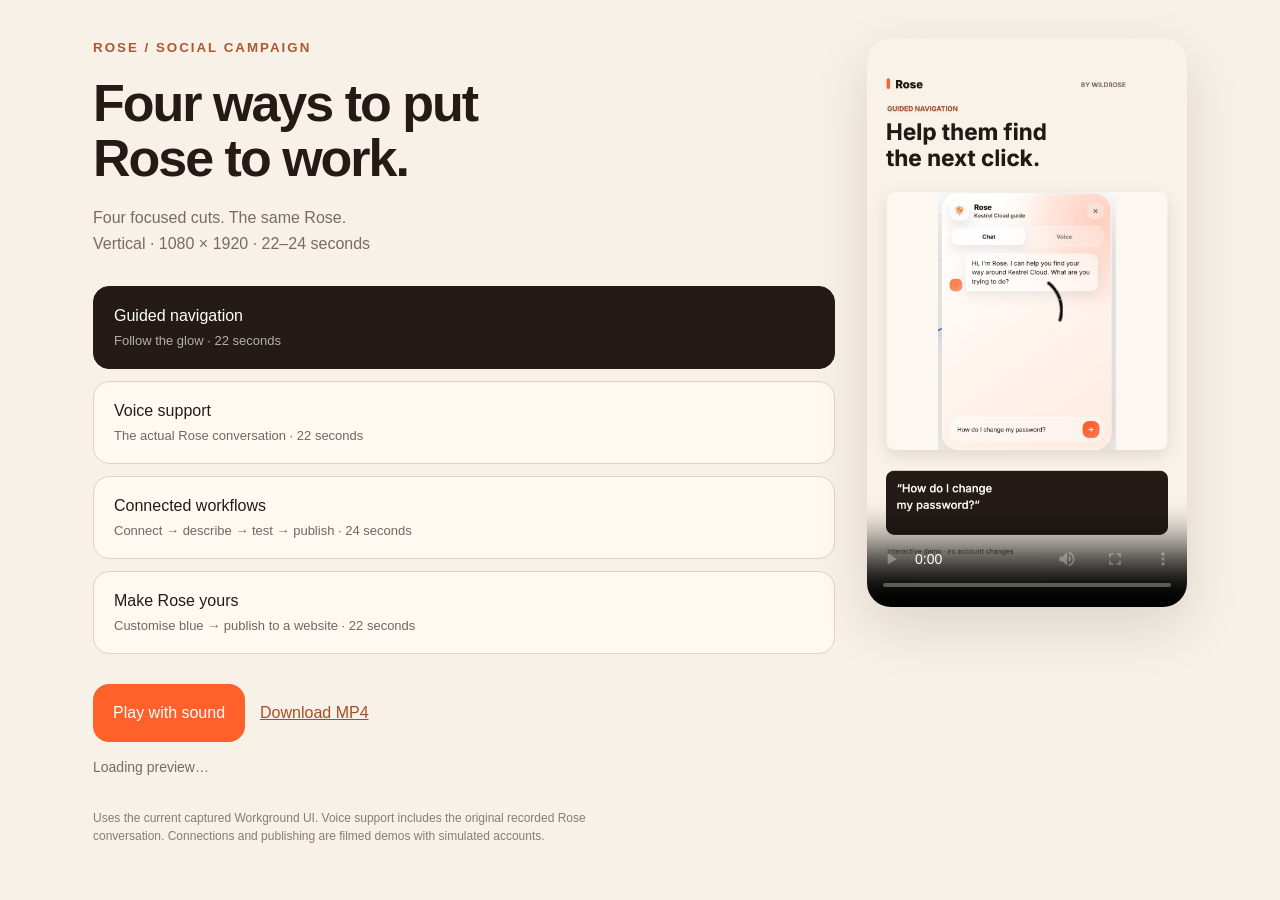
<file: rose-ads-20261025/index.html>
<!doctype html><html lang="en"><head><meta name="robots" content="noindex,nofollow"><meta charset="utf-8"><meta name="viewport" content="width=device-width,initial-scale=1"><title>Rose · Four ways to put Rose to work</title><style>*{box-sizing:border-box}body{margin:0;background:#f7f1e8;color:#241b16;font-family:Arial,sans-serif}main{max-width:1150px;margin:auto;padding:38px 28px;display:grid;grid-template-columns:1fr 320px;gap:32px}small{color:#b05732;letter-spacing:2px;font-weight:bold}h1{font-size:52px;line-height:1.05;letter-spacing:-2px;margin:20px 0}p{line-height:1.6;color:#796b60}nav{display:grid;gap:12px;margin:30px 0}button{cursor:pointer;font:inherit;text-align:left;border:1px solid #ded2c5;border-radius:16px;padding:20px;background:#fff9f1;color:#241b16}button[aria-pressed=true]{background:#241b16;color:#fff;border-color:#241b16}button span{display:block;font-size:13px;opacity:.65;margin-top:8px}video{width:100%;max-height:82vh;background:#e9dfd1;border-radius:24px;box-shadow:0 20px 55px #422b1724}a{color:#a64e29}#status{font-size:14px}#play{background:#ff612b;color:#fff;border:0;text-align:center;margin-right:15px}footer{font-size:12px;line-height:1.5;color:#8a7c70;max-width:500px;margin-top:30px}@media(min-width:601px) and (max-width:850px){h1{font-size:36px}main{padding:24px 18px;gap:22px;grid-template-columns:1fr 280px}button{padding:14px}}@media(max-width:600px){main{display:flex;flex-direction:column;gap:24px}h1{font-size:40px}video{max-height:75vh}nav{grid-template-columns:1fr 1fr}button{padding:14px}}</style></head><body><main><section><small>ROSE / SOCIAL CAMPAIGN</small><h1>Four ways to put<br>Rose to work.</h1><p>Four focused cuts. The same Rose.<br>Vertical · 1080 × 1920 · 22–24 seconds</p><nav id="cuts"></nav><button id="play">Play with sound</button><a id="download" download>Download MP4</a><p id="status" aria-live="polite">Loading preview…</p><footer>Uses the current captured Workground UI. Voice support includes the original recorded Rose conversation. Connections and publishing are filmed demos with simulated accounts.</footer></section><section><video id="video" controls playsinline preload="auto"></video></section></main><script>
const ads=[['guided','Guided navigation','Follow the glow · 22 seconds'],['voice','Voice support','The actual Rose conversation · 22 seconds'],['workflows','Connected workflows','Connect → describe → test → publish · 24 seconds'],['brand','Make Rose yours','Customise blue → publish to a website · 22 seconds']];const v=document.querySelector('video'),status=document.querySelector('#status');let ready,seq=0,blob;
async function select(id){const n=++seq;v.pause();status.textContent='Loading preview…';document.querySelectorAll('nav button').forEach(b=>b.setAttribute('aria-pressed',b.dataset.id===id));const url='out/rose-'+id+'-9x16.mp4';document.querySelector('#download').href=url;v.poster='out/rose-'+id+'-poster.jpg';ready=fetch(url).then(r=>{if(!r.ok)throw Error('Could not load video');return r.blob()}).then(b=>new Promise(resolve=>{if(n!==seq)return resolve();if(blob)URL.revokeObjectURL(blob);blob=URL.createObjectURL(b);v.onloadedmetadata=()=>{status.textContent=ads.find(a=>a[0]===id)[1]+' · Ready to watch';resolve()};v.src=blob})).catch(e=>status.textContent=e.message);await ready}
ads.forEach(([id,name,desc])=>{const b=document.createElement('button');b.dataset.id=id;b.innerHTML=name+'<span>'+desc+'</span>';b.onclick=()=>select(id);document.querySelector('nav').appendChild(b)});document.querySelector('#play').onclick=async()=>{await ready;v.muted=false;v.currentTime=0;await v.play()};select('guided');
</script></body></html>
</file>
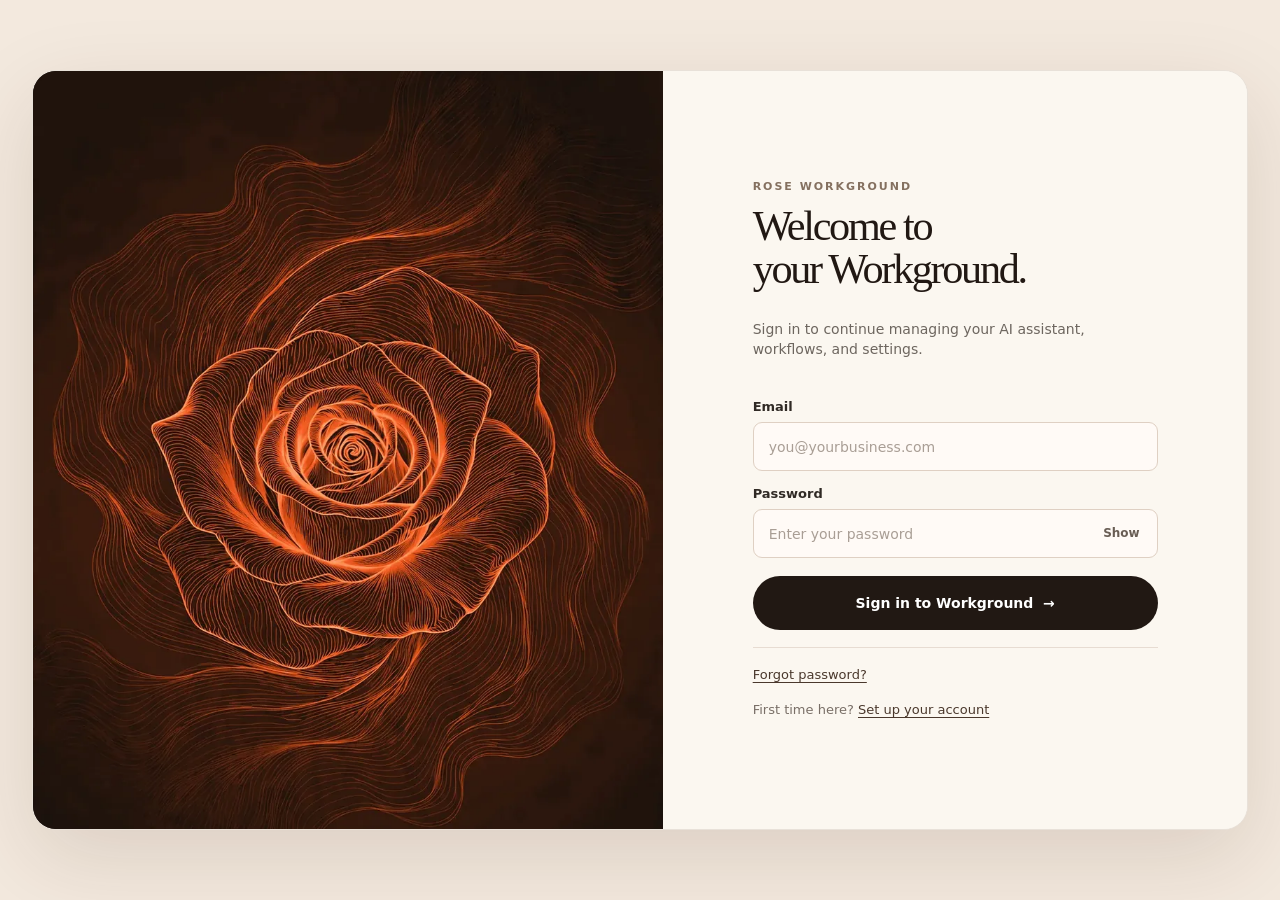
<file: login.html>
<!doctype html>
<html lang="en">
<head>
  <meta charset="utf-8">
  <meta name="viewport" content="width=device-width, initial-scale=1">
  <meta name="referrer" content="no-referrer">
  <meta name="theme-color" content="#f6f0e8">
  <link rel="icon" type="image/png" href="logos/wildrose.png?v=rose-tab-20261013">
  <title>Sign in · Rose Workground</title>
  <style>
    :root{color-scheme:light;--paper:#f1efe9;--surface:#fffefa;--ink:#252720;--muted:#686d65;--line:#dedfd7;--accent:#dc6841}
    *{box-sizing:border-box}html,body{margin:0;min-height:100%}body{min-height:100vh;display:grid;place-items:center;background:var(--paper);color:var(--ink);font-family:Inter,ui-sans-serif,system-ui,-apple-system,BlinkMacSystemFont,"Segoe UI",sans-serif;padding:clamp(12px,2.5vw,32px)}button,input{font:inherit}button{cursor:pointer}button:focus-visible,a:focus-visible,input:focus-visible{outline:3px solid #e89370;outline-offset:3px}
    .layout{width:min(1090px,100%);min-height:min(720px,calc(100vh - 64px));display:grid;grid-template-columns:minmax(0,.92fr) minmax(0,1fr);overflow:hidden;border:1px solid #d5d8cf;border-radius:20px;background:var(--surface);box-shadow:0 22px 70px rgba(28,39,32,.09)}
    .story{position:relative;display:flex;flex-direction:column;justify-content:space-between;gap:70px;padding:clamp(32px,5vw,62px);overflow:hidden;background:#24332e;color:#f7f4e9}.story:after{content:"";position:absolute;right:-38%;bottom:-54%;width:118%;aspect-ratio:1;border:1px solid rgba(242,238,221,.13);border-radius:50%;box-shadow:0 0 0 84px rgba(242,238,221,.035),0 0 0 168px rgba(242,238,221,.025);pointer-events:none}.brand,.story-copy,.story-foot{position:relative;z-index:1}.brand{display:flex;align-items:center;gap:11px;font-size:14px;font-weight:740;letter-spacing:-.025em}.brand img{width:34px;height:34px;border-radius:9px;background:#fffefa;padding:4px}.brand small{margin-left:4px;padding-left:12px;border-left:1px solid rgba(255,255,255,.28);color:#c5d0c5;font-size:11px;font-weight:600;letter-spacing:.08em;text-transform:uppercase}.eyebrow{margin:0 0 18px;color:#edaa8d;font-size:11px;font-weight:750;letter-spacing:.16em;text-transform:uppercase}.story-copy{max-width:390px}.story h1{margin:0;font-family:ui-serif,Georgia,"Times New Roman",serif;font-size:clamp(43px,5.2vw,64px);font-weight:400;line-height:1.04;letter-spacing:-.055em}.story-copy p:last-child{max-width:330px;margin:22px 0 0;color:#d0d9d0;font-size:15px;line-height:1.65}.story-foot{display:flex;align-items:center;gap:12px;color:#b9c9bc;font-size:12px}.story-foot:before{content:"";width:28px;height:1px;background:#e89e7f}
    .panel{display:flex;align-items:center;justify-content:center;padding:clamp(32px,6vw,78px);background:var(--surface)}form{width:100%;max-width:385px;margin:auto;display:grid;gap:19px}.form-eyebrow{margin:0 0 -8px;color:#aa593d;font-size:11px;font-weight:760;letter-spacing:.15em;text-transform:uppercase}.panel h2{margin:0;font-family:ui-serif,Georgia,"Times New Roman",serif;font-size:clamp(35px,3vw,43px);font-weight:400;letter-spacing:-.055em;line-height:1.12}.intro{margin:-9px 0 7px;color:var(--muted);font-size:14px;line-height:1.6}.field{display:grid;gap:8px}.field label{color:#373e36;font-size:13px;font-weight:670}.field input{width:100%;height:51px;padding:0 15px;border:1px solid #cbd0c7;border-radius:10px;background:#fff;color:var(--ink);font-size:14px;outline:none;transition:border-color .16s,box-shadow .16s}.field input:focus{border-color:#8eab95;box-shadow:0 0 0 3px rgba(84,126,94,.12)}.password-wrap{position:relative}.password-wrap input{padding-right:78px}.reveal{position:absolute;right:7px;top:7px;height:37px;padding:0 11px;border:0;border-radius:7px;background:#f0f2ec;color:#3d5143;font-size:12px;font-weight:680}.submit{height:51px;margin-top:3px;border:0;border-radius:10px;background:#263831;color:#fff;font-size:14px;font-weight:710;transition:background .16s,transform .16s}.submit:hover{background:#354b40;transform:translateY(-1px)}.submit:disabled{opacity:.65;cursor:wait;transform:none}.message{margin:-7px 0 0;color:#a83a30;font-size:13px;line-height:1.45}.message:empty{display:none}.help{margin:0;color:#697168;text-align:center;font-size:13px;line-height:1.55}.help a,.demo a,.switch-mode{color:#a65036;font-weight:700;text-decoration:none}.help a:hover,.demo a:hover,.switch-mode:hover{text-decoration:underline}.divider{height:1px;background:var(--line);margin:2px 0}.demo{margin:-5px 0 0;color:#6a7169;text-align:center;font-size:12px;line-height:1.55}.demo a{display:inline-block;margin-top:2px}.demo b{font-weight:600;color:#465248}
    .story:after{display:none}.story-foot{max-width:355px;display:grid;gap:10px;padding-top:20px;border-top:1px solid rgba(255,255,255,.2)}.story-foot:before{display:none}.story-foot>span{color:#b6cab9;font-size:10px;font-weight:730;letter-spacing:.13em;text-transform:uppercase}.story-foot .conversation-bubble{width:fit-content;max-width:100%;padding:11px 14px;border:1px solid rgba(255,255,255,.15);border-radius:12px 12px 12px 3px;background:rgba(255,255,255,.1);color:#f5f4eb;font-size:13px;line-height:1.45}.story-foot .conversation-bubble.reply{margin-left:25px;border-color:#c9d8c9;border-radius:12px 12px 3px 12px;background:#e7eee5;color:#2c4433}.story-foot .conversation-bubble b{display:block;margin-bottom:3px;color:#71826f;font-size:10px;letter-spacing:.08em;text-transform:uppercase}
    .signup{display:none}.signup-mode .signup{display:grid}.signup-mode .login{display:none}.signup-mode.show-login .signup{display:none}.signup-mode.show-login .login{display:grid}.signup-mode:not(.has-invite) .signup-password{display:none}.switch-mode{padding:0;border:0;background:none;font:inherit;cursor:pointer}.checkout-status{margin:0;padding:13px 15px;border-left:3px solid #bf7b5b;border-radius:0 7px 7px 0;background:#f7f1e9;color:#5b6259;font-size:13px;line-height:1.5}.checkout-status a{color:#a9441e;font-weight:700}.checkout-status.error{color:#a83a30}.signup .message{margin:0}
    .reset{display:none}.reset-mode .login,.reset-mode .signup,.reset-mode .invite-sent{display:none!important}.reset-mode .reset{display:grid}.reset-password{display:none}.reset-mode.has-reset-token .reset-password{display:grid}
    .mfa-code,.mfa-back{display:none}.mfa-step .mfa-code{display:grid}.mfa-step .login .field:has(#password){display:none}.mfa-step .login .divider,.mfa-step .login .help{display:none}.mfa-step .mfa-back{display:inline-block}
    @media(max-width:760px){body{padding:0;background:var(--surface)}.layout{min-height:100vh;display:flex;flex-direction:column;border:0;border-radius:0;box-shadow:none}.story{min-height:0;gap:16px;padding:27px 25px 23px}.story:after,.story-foot,.story-copy p:last-child{display:none}.brand{font-size:14px}.story-copy{margin-top:20px}.story h1{max-width:370px;font-size:32px;line-height:1.12}.eyebrow{margin-bottom:8px;font-size:10px}.panel{flex:1;align-items:flex-start;padding:40px 25px 54px}.panel h2{font-size:36px}form{max-width:430px}.intro{margin-bottom:2px}}
    @media(prefers-reduced-motion:reduce){*,*:before,*:after{transition:none!important}}
  </style>
  <style id="rose-sign-in-brand">
    :root{--paper:#eee8e1;--surface:#fffaf4;--ink:#211813;--muted:#776a61;--line:#e3d9d0;--accent:#ff672c}
    body{background:#eee8e1}
    .layout{border-color:#e2d8cf;background:var(--surface);box-shadow:0 26px 78px rgba(45,28,18,.12)}
    .story{position:relative;isolation:isolate;justify-content:flex-start;gap:0;background:#251d18;color:#fff9f2}
    .story:before{content:"";position:absolute;z-index:2;inset:0 auto auto 0;width:100%;height:5px;background:#ff672c}
    .brand{z-index:2}.brand small{color:#d8c4b5}.brand-icon{width:42px;height:42px;flex:none;display:grid;place-items:center;overflow:hidden;border-radius:10px;background:#fffaf4}.brand .brand-icon img{width:60px;height:60px;max-width:none;padding:0;border-radius:0;background:transparent}
    .story-copy{z-index:2;margin:auto 0;max-width:430px}.eyebrow{color:#ff9d70}.story h1{font-size:clamp(45px,5.1vw,64px)}.story-copy p:last-child{max-width:340px;color:#e0d0c3}
    .panel{background:#fffaf4}.form-eyebrow{color:#a9441e}.field label{color:#46352b}.field input{border-color:#d8c8bc;background:#fffdfb}.field input:focus{border-color:#e87b4c;box-shadow:0 0 0 3px rgba(255,103,44,.13)}.reveal{background:#f5ece5;color:#654436}.submit{background:#ff672c;color:#211813;font-weight:780}.submit:hover{background:#f35720}.help,.demo{color:#7c6d62}.help a,.demo a,.switch-mode{color:#a9441e}.demo b{color:#4d382b}
    .layout{width:min(1040px,100%);min-height:min(660px,calc(100vh - 64px))}.story{padding:clamp(30px,4vw,52px)}.story h1{font-size:clamp(43px,4.6vw,58px)}.story-copy p:last-child{margin-top:17px;font-size:14px}.panel{padding:clamp(30px,5vw,64px)}form{gap:15px}.panel h2{font-size:clamp(34px,3vw,40px)}.intro{margin:-6px 0 4px}.field input,.submit{height:48px}.reveal{top:6px;height:36px}.demo{margin:-3px 0 0}
    button:focus-visible,a:focus-visible,input:focus-visible{outline-color:#f28a5a}
    @media(max-width:760px){.layout{width:100%;min-height:100dvh}.story{min-height:190px;padding:24px 25px 22px}.story-copy{margin:19px 0 0}.story h1{font-size:30px}.panel{padding:34px 25px 48px}.form-eyebrow{display:none}form{gap:15px;margin:0 auto}}
  </style>
  <link rel="stylesheet" href="auth-reference.css">
  <style id="rose-sign-in-contour-orange">
    /* Partner-style sign-in: dark art panel with the contour rose, now in orange, form panel unchanged in behaviour. */
    body{background:#eee8e1}
    .layout{grid-template-columns:minmax(0,1.08fr) minmax(0,1fr);border-color:#e8e1d9;background:#fbf7f0}
    .story{background:#17100d url("[data-uri]") center 36%/cover no-repeat;padding:0}
    .story:before,.story:after{display:none!important}
    .panel{background:#fbf7f0}
    .form-eyebrow{display:block;margin:0 0 -4px;color:#84705f;font-size:11px;font-weight:750;letter-spacing:.18em;text-transform:uppercase}
    .submit{height:54px;border-radius:999px;background:#211813;color:#fff;box-shadow:none}
    .submit:hover{background:#392a21}
    .login .help{text-align:left}
    .login .help .switch-mode{color:#4a382c;text-decoration:underline;text-underline-offset:3px}
    @media(max-width:760px){.story{min-height:250px;flex:none}.form-eyebrow{display:block}}
  </style>


  <style id="desktop-only-gate-style">
    .dg-gate{display:none}
    @media (max-width:900px){
      html,body{background:#17100d!important;overflow:hidden!important}
      body>*:not(.dg-gate){display:none!important}
      .dg-gate{display:flex;position:fixed;inset:0;z-index:2147483000;flex-direction:column;justify-content:center;padding:36px 30px;background:#17100d;color:#fff9f2;font-family:Inter,ui-sans-serif,system-ui,-apple-system,sans-serif}
      .dg-mark{margin:0 0 26px;color:#ff672c;font-size:30px;line-height:1}
      .dg-eyebrow{margin:0 0 14px;color:#ff9d70;font-size:11px;font-weight:750;letter-spacing:.18em;text-transform:uppercase}
      .dg-gate h1{margin:0;max-width:340px;font-family:Georgia,"Times New Roman",serif;font-size:38px;font-weight:400;line-height:1.08;letter-spacing:-.03em;color:#fff9f2}
      .dg-copy{margin:18px 0 0;max-width:320px;color:#cdbfb4;font-size:15px;line-height:1.6}
      .dg-rule{width:34px;height:1px;margin:26px 0 0;background:#ff672c}
    }
  </style>
</head>
<body>
  <div class="dg-gate" id="desktopGate" role="note" aria-label="Desktop only"><p class="dg-mark" aria-hidden="true">✳</p><p class="dg-eyebrow">ROSE WORKGROUND</p><h1>This one needs a bigger screen.</h1><p class="dg-copy">Rose Workground is a desktop tool, so it is not available on phones or small screens. Open this page on a computer to sign in and get to work.</p><div class="dg-rule" aria-hidden="true"></div></div>
  <main class="layout">
    <section class="story" aria-label="Rose Workground"></section>
    <section class="panel" aria-label="Account access">
      <form class="login" id="loginForm" novalidate>
        <p class="form-eyebrow">Rose Workground</p>
        <h2 id="formTitle">Welcome to<br>your Workground.</h2>
        <p class="intro">Sign in to continue managing your AI assistant, workflows, and settings.</p>
        <div class="field"><label for="email">Email</label><input id="email" name="email" type="email" autocomplete="username" inputmode="email" autocapitalize="none" spellcheck="false" placeholder="you@yourbusiness.com" required></div>
        <div class="field"><label for="password">Password</label><div class="password-wrap"><input id="password" name="password" type="password" autocomplete="current-password" placeholder="Enter your password" required><button class="reveal" id="revealPassword" type="button" aria-label="Show password">Show</button></div></div>
        <div class="field mfa-code"><label for="mfaCode">Authenticator or recovery code</label><input id="mfaCode" inputmode="numeric" autocomplete="one-time-code" placeholder="6-digit code or recovery code"><small>Use the code in your authenticator app. A saved recovery code also works.</small></div>
        <button class="submit" id="submitButton" type="submit">Sign in to Workground&nbsp; →</button>
        <button class="switch-mode mfa-back" id="mfaBack" type="button">Use a different account</button>
        <p class="message" id="message" role="alert" aria-live="polite"></p>
        <div class="divider" aria-hidden="true"></div>
        <p class="help"><button class="switch-mode" id="showReset" type="button">Forgot password?</button></p>
        <p class="help">First time here? <button class="switch-mode" id="showSignup" type="button">Set up your account</button></p>
      </form>
      <form class="reset" id="resetForm" novalidate>
        <p class="form-eyebrow">Account access</p>
        <h2>Reset your password.</h2>
        <p class="intro" id="resetIntro">Enter your Workground email and we’ll send a secure reset link.</p>
        <div class="field"><label for="resetEmail">Email</label><input id="resetEmail" type="email" autocomplete="username" inputmode="email" autocapitalize="none" spellcheck="false" required></div>
        <div class="field reset-password"><label for="resetPassword">New password</label><input id="resetPassword" type="password" autocomplete="new-password" minlength="15"></div>
        <div class="field reset-password"><label for="resetConfirm">Confirm new password</label><input id="resetConfirm" type="password" autocomplete="new-password" minlength="15"></div>
        <button class="submit" id="resetButton" type="submit">Send reset link</button>
        <p class="message" id="resetMessage" role="alert" aria-live="polite"></p>
        <p class="help"><button class="switch-mode" id="resetShowLogin" type="button">Back to sign in</button></p>
      </form>
      <form class="signup" id="signupForm" novalidate>
        <p class="form-eyebrow">First visit</p>
        <h2>Create your account.</h2>
        <p class="intro">Use your checkout email. Once payment is confirmed, we’ll send a secure link to create your password.</p>
        <p class="payment-state" id="paymentState" role="status" aria-live="polite" hidden></p>
        <p class="checkout-status" id="checkoutStatus" role="status" aria-live="polite" hidden></p>
        <div class="field"><label for="signupEmail">Checkout email</label><input id="signupEmail" type="email" autocomplete="email" inputmode="email" autocapitalize="none" spellcheck="false" required></div>
        <div class="field signup-password"><label for="signupPassword">Create password</label><input id="signupPassword" type="password" autocomplete="new-password" minlength="15"></div>
        <div class="field signup-password"><label for="signupConfirm">Confirm password</label><input id="signupConfirm" type="password" autocomplete="new-password" minlength="15"></div>
        <button class="submit" id="signupButton" type="submit">Send my account link</button>
        <p class="message" id="signupMessage" role="alert" aria-live="polite"></p>
        <p class="help">Already have an account? <button class="switch-mode" id="showLogin" type="button">Sign in</button> · <a href="mailto:invites@wildroseautomations.ca?subject=Rose%20Workground%20access">Need help?</a></p>
      </form>
      <section class="invite-sent" id="inviteSent" role="status" aria-live="polite" aria-labelledby="inviteSentTitle">
        <span class="invite-mark" aria-hidden="true"><svg viewBox="0 0 48 48" fill="none"><rect x="6" y="12" width="36" height="25" rx="5" stroke="currentColor" stroke-width="1.8"/><path d="m8 16 16 12 16-12" stroke="currentColor" stroke-width="1.8" stroke-linecap="round" stroke-linejoin="round"/></svg></span>
        <p class="invite-kicker">Account setup</p>
        <p class="invite-verified" id="inviteVerified" hidden>✓ Checkout confirmed</p>
        <h2 id="inviteSentTitle">Check your email.</h2>
        <p class="invite-description" id="inviteDescription">Your secure account link has been sent to your checkout email.</p>
        <p class="invite-email" id="inviteSentEmail"></p>
        <div class="invite-next"><span class="invite-next-number">01</span><span><b>Open the link</b><small>It will take you back here to create your password.</small></span></div>
        <div class="invite-next"><span class="invite-next-number">02</span><span><b>Enter your Workground</b><small>We’ll sign you in as soon as your password is set.</small></span></div>
        <p class="invite-fine" id="inviteFine">Check spam if you don't see the email. You can request another link here after a few minutes.</p>
        <button class="invite-edit" id="editSignupEmail" type="button">Change email</button>
        <p class="help">Already have an account? <button class="switch-mode" id="sentShowLogin" type="button">Sign in</button> · <a href="mailto:invites@wildroseautomations.ca?subject=Rose%20Workground%20access">Need help?</a></p>
      </section>
    </section>
  </main>
  <script>
    function readCached(key,fallback){try{const raw=localStorage.getItem(key);if(!raw)return fallback;const value=JSON.parse(raw);if(fallback!==null&&(Array.isArray(value)!==Array.isArray(fallback)||typeof value!==typeof fallback||value===null))throw Error('Invalid cache');return value}catch{try{localStorage.removeItem(key)}catch{}return fallback}}
    const API='https://wildrose-widget.wildeautomations.com';
    const form=document.getElementById('loginForm'),emailInput=document.getElementById('email'),passwordInput=document.getElementById('password'),submitButton=document.getElementById('submitButton'),message=document.getElementById('message');
    const params=new URLSearchParams(location.search);
    const resetToken=params.get('reset')||'';
    const resetEmail=document.getElementById('resetEmail'),resetMessage=document.getElementById('resetMessage'),resetButton=document.getElementById('resetButton');
    const next=['workground/context.html','workground/?install=self','workground/?section=Settings&settings=support'].includes(params.get('next'))?params.get('next'):'workground/';
    const checkoutLeadId=params.get('lead')||params.get('id')||'';
    const signupToken=params.get('invite')||'';
    const checkoutReturn=params.get('checkout')==='return'&&checkoutLeadId;
    const signupButton=document.getElementById('signupButton');
    const status=document.getElementById('checkoutStatus');
    const paymentState=document.getElementById('paymentState');
    let checkoutVerified=false,mfaPending=false,autoInviteAttempted=false;
    function showAccountEmailSent(email){
      document.getElementById('inviteSentEmail').textContent=email;
      document.getElementById('inviteVerified').hidden=false;
      document.getElementById('inviteSentTitle').textContent='Check your email.';
      document.getElementById('inviteDescription').textContent='Your checkout is confirmed. If this is your first Rose account, open the secure setup link requested for:';
      document.getElementById('inviteFine').textContent="Check spam if you don't see it. Select Change email below to request another link after a few minutes.";
      document.querySelectorAll('.invite-next').forEach(step=>{step.hidden=false});
      document.body.classList.remove('unlinked');
      document.body.classList.add('link-sent');
    }
    async function verifyInvite(){
      if(!signupToken)return;
      signupButton.disabled=true;
      signupButton.textContent='Checking your link…';
      status.hidden=false;
      status.textContent='Checking your secure account link…';
      try{
        const response=await fetch(`${API}/api/rose-account/invite-status`,{method:'POST',headers:{'Content-Type':'application/json'},body:JSON.stringify({checkoutLeadId,signupToken})});
        if(!response.ok)throw new Error('Could not check your link right now. Please try again.');
        const result=await response.json();
        if(!result.valid)throw new Error('This link has expired or was already used. Request a new link using your checkout email.');
        document.getElementById('signupEmail').value=result.email;
        document.getElementById('signupEmail').readOnly=true;
        emailInput.value=result.email;
        document.querySelector('.signup .intro').textContent='Create a password to finish setting up your Workground account.';
        status.textContent='✓ Checkout confirmed. Create your password to open Workground.';
        signupButton.disabled=false;
        signupButton.textContent='Create account and open Workground';
      }catch(error){
        status.textContent=error.message;
        document.body.classList.remove('has-invite');
        signupButton.hidden=true;
        const fresh=new URL(location.pathname,location.origin);
        fresh.searchParams.set('signup','1');
        if(checkoutLeadId)fresh.searchParams.set('lead',checkoutLeadId);
        const email=document.getElementById('signupEmail').value.trim();
        if(email)fresh.searchParams.set('email',email);
        const link=document.createElement('a');
        link.href=fresh.href;
        link.textContent=' Request a new link';
        status.append(link);
        signupButton.textContent='Link unavailable';
      }
    }
    async function checkCheckout(retries=0){
      if(!checkoutLeadId||signupToken)return false;
      paymentState.hidden=false;
      paymentState.className='payment-state checking';
      paymentState.textContent='Checking your checkout…';
      try{
        const response=await fetch(`${API}/api/rose-account/checkout-status`,{method:'POST',headers:{'Content-Type':'application/json'},body:JSON.stringify({checkoutLeadId,email:document.getElementById('signupEmail').value.trim()})});
        if(!response.ok)throw new Error('Checkout check unavailable');
        const result=await response.json();
        checkoutVerified=result.checkoutVerified===true;
        paymentState.className=`payment-state ${checkoutVerified?'verified':'pending'}`;
        paymentState.textContent=checkoutVerified?'✓ Checkout confirmed':'Your checkout is still being confirmed. This can take a few minutes.';
        if(result.accountReady){
          emailInput.value=document.getElementById('signupEmail').value.trim();
          document.body.classList.add('show-login');
          message.textContent='Your Workground account is ready. Sign in with your password.';
        }else if(result.accountLinkSent){
          showAccountEmailSent(document.getElementById('signupEmail').value.trim());
        }else if(checkoutVerified&&!autoInviteAttempted){
          autoInviteAttempted=true;
          try{
            const invite=await fetch(`${API}/api/rose-account/invite`,{method:'POST',headers:{'Content-Type':'application/json'},body:JSON.stringify({checkoutLeadId,email:document.getElementById('signupEmail').value.trim()})});
            if(!invite.ok)throw new Error('Could not request your setup link. Select Send my account link to try again.');
            showAccountEmailSent(document.getElementById('signupEmail').value.trim());
          }catch(error){
            paymentState.textContent=`✓ Checkout confirmed. ${error.message}`;
          }
        }
        if(!checkoutVerified&&retries>0)setTimeout(()=>checkCheckout(retries-1),3000);
        return checkoutVerified;
      }catch{
        paymentState.className='payment-state pending';
        paymentState.textContent='We couldn’t check your checkout right now. Try again shortly.';
        return false;
      }
    }
    document.getElementById('showSignup').addEventListener('click',()=>{document.body.classList.add('signup-mode');document.body.classList.remove('show-login','link-sent')});
    document.getElementById('showReset').addEventListener('click',()=>{resetEmail.value=emailInput.value.trim();document.body.classList.add('reset-mode');resetEmail.focus()});
    if(params.get('forgot')==='1'){
      resetEmail.value=params.get('email')||'';
      document.body.classList.add('reset-mode');
    }
    document.getElementById('resetShowLogin').addEventListener('click',()=>{document.body.classList.remove('reset-mode','has-reset-token');resetEmail.readOnly=false;history.replaceState(null,'',location.pathname);emailInput.focus()});
    if(resetToken){
      resetEmail.value=params.get('email')||'';
      document.body.classList.add('reset-mode');
      history.replaceState(null,'',location.pathname);
      fetch(`${API}/api/rose-account/reset-status`,{method:'POST',headers:{'Content-Type':'application/json'},body:JSON.stringify({email:resetEmail.value,resetToken})})
        .then(response=>response.json()).then(result=>{
          if(!result.valid)throw new Error('This reset link has expired or was already used. Request a new link.');
          document.body.classList.add('has-reset-token');resetEmail.readOnly=true;
          document.getElementById('resetIntro').textContent='Create a new password for your Workground account.';
          resetButton.textContent='Set new password';
        }).catch(error=>{resetMessage.textContent=error.message;resetButton.textContent='Send a new reset link'});
    }
    document.getElementById('resetForm').addEventListener('submit',async event=>{
      event.preventDefault();resetMessage.textContent='';
      const email=resetEmail.value.trim();
      if(!email){resetMessage.textContent='Enter your Workground email.';return}
      const settingPassword=document.body.classList.contains('has-reset-token');
      const password=document.getElementById('resetPassword').value;
      if(settingPassword&&(password.length<15||password!==document.getElementById('resetConfirm').value)){resetMessage.textContent='Enter matching passwords of at least 15 characters.';return}
      resetButton.disabled=true;
      try{
        const endpoint=settingPassword?'/api/rose-account/reset-password':'/api/rose-account/reset-request';
        const body=settingPassword?{email,password,resetToken}:{email};
        const response=await fetch(`${API}${endpoint}`,{method:'POST',headers:{'Content-Type':'application/json'},body:JSON.stringify(body)});
        const result=await response.json().catch(()=>({}));
        if(!response.ok)throw new Error(result.error||'Could not reset your password. Try again.');
        if(settingPassword){
          document.body.classList.remove('reset-mode','has-reset-token');
          emailInput.value=email;passwordInput.value='';document.getElementById('resetPassword').value='';document.getElementById('resetConfirm').value='';
          message.textContent='Password changed. Sign in with your new password and authenticator code if you use two-step verification.';
          emailInput.focus();
        }else resetMessage.textContent='If this email has a Workground account, check its inbox for a secure reset link.';
      }catch(error){resetMessage.textContent=error.message||'Could not reset your password. Try again.'}
      finally{resetButton.disabled=false}
    });
    document.getElementById('showLogin').addEventListener('click',()=>document.body.classList.add('show-login'));
    document.getElementById('sentShowLogin').addEventListener('click',()=>document.body.classList.add('show-login'));
    document.getElementById('editSignupEmail').addEventListener('click',()=>{document.body.classList.remove('link-sent');document.getElementById('signupEmail').focus()});
    if(checkoutReturn||params.get('signup')==='1'||signupToken){
      document.body.classList.add('signup-mode');
      const checkoutEmail=params.get('email')||'';
      document.getElementById('signupEmail').value=checkoutEmail;
      emailInput.value=checkoutEmail;
      status.hidden=!signupToken;
      status.textContent='';
      if(signupToken){document.body.classList.add('has-invite');verifyInvite()}
      else if(checkoutLeadId)checkCheckout(2);
      else if(!checkoutLeadId){paymentState.hidden=false;paymentState.className='payment-state pending';paymentState.textContent='This page is not linked to a checkout. Use the Workground link in your purchase email to see payment confirmation here.'}
    }
    document.getElementById('signupForm').addEventListener('submit',async event=>{
        event.preventDefault();
        const email=document.getElementById('signupEmail').value.trim();
        const password=document.getElementById('signupPassword').value;
        const confirm=document.getElementById('signupConfirm').value;
        const message=document.getElementById('signupMessage');
        message.textContent='';
        if(!email){message.textContent='Enter your checkout email.';return}
        if(signupToken&&(password.length<15||password!==confirm)){message.textContent='Enter matching passwords of at least 15 characters.';return}
        signupButton.disabled=true;signupButton.textContent=signupToken?'Creating account…':'Requesting setup link…';
        try{
          const endpoint=signupToken?'/api/rose-account-password':'/api/rose-account/invite';
          const payload=signupToken?{checkoutLeadId,email,password,signupToken,sourcePage:location.origin+location.pathname}:{checkoutLeadId,email,transactionId:params.get('transactionId')||'',orderId:params.get('orderId')||''};
          const response=await fetch(`${API}${endpoint}`,{method:'POST',headers:{'Content-Type':'application/json'},body:JSON.stringify(payload)});
          const result=await response.json().catch(()=>({}));
          if(!response.ok)throw new Error(result.error||'Could not create your account');
          if(!signupToken){
            if(checkoutLeadId)await checkCheckout();
            if(checkoutLeadId&&!checkoutVerified){message.textContent='Your checkout is still being confirmed. Please check again in a few minutes.';signupButton.disabled=false;signupButton.textContent='Check checkout again';return}
            document.getElementById('inviteSentEmail').textContent=email;
            document.getElementById('inviteVerified').hidden=!checkoutVerified;
            document.getElementById('inviteSentTitle').textContent=checkoutVerified?'Check your email.':'Request received.';
            document.getElementById('inviteDescription').textContent=checkoutVerified?'Your checkout is confirmed. Your secure account link has been requested for:':'We can’t confirm a checkout from this page. If this email matches a verified Rose purchase, we’ll send a secure account link.';
            document.getElementById('inviteFine').textContent=checkoutVerified?'Check spam if the email doesn’t arrive.':'To see your payment status here, open the Workground link in your Rose purchase email. Need help? Contact Wildrose below.';
            document.querySelectorAll('.invite-next').forEach(step=>{step.hidden=!checkoutVerified});
            document.body.classList.toggle('unlinked',!checkoutVerified);
            document.body.classList.add('link-sent');signupButton.disabled=false;signupButton.textContent='Send my account link';return
          }
          document.getElementById('signupPassword').value='';document.getElementById('signupConfirm').value='';
          emailInput.value=email;passwordInput.value=password;
          document.body.classList.add('show-login');
          form.requestSubmit();
        }catch(error){message.textContent=error.message||'Could not complete setup';signupButton.disabled=false;signupButton.textContent=signupToken?'Create account and open Workground':'Send my account link'}
    });
    document.getElementById('revealPassword').addEventListener('click',event=>{const showing=passwordInput.type==='text';passwordInput.type=showing?'password':'text';event.currentTarget.textContent=showing?'Show':'Hide';event.currentTarget.setAttribute('aria-label',showing?'Show password':'Hide password')});
    document.getElementById('mfaBack').addEventListener('click',()=>{mfaPending=false;document.body.classList.remove('mfa-step');document.getElementById('mfaCode').value='';passwordInput.value='';message.textContent='';document.getElementById('formTitle').innerHTML='Welcome to<br>your Workground.';document.querySelector('.login .intro').textContent='Sign in to continue managing your AI assistant, workflows, and settings.';submitButton.textContent='Sign in to Workground →';emailInput.focus()});
    form.addEventListener('submit',async event=>{
      event.preventDefault();message.textContent='';
      if(!emailInput.value.trim()||!passwordInput.value){message.textContent='Enter your email and password to sign in.';return}
      if(mfaPending&&!document.getElementById('mfaCode').value.trim()){message.textContent='Enter an authenticator or recovery code.';return}
      submitButton.disabled=true;submitButton.textContent='Signing in…';
      try{
        const response=await fetch(`${API}/api/rose-account-login`,{method:'POST',headers:{'Content-Type':'application/json'},body:JSON.stringify({email:emailInput.value.trim(),password:passwordInput.value,mfaCode:mfaPending?document.getElementById('mfaCode').value.trim():''})});
        const result=await response.json().catch(()=>({}));
        if(response.ok&&result.mfaRequired){mfaPending=true;document.body.classList.add('mfa-step');document.getElementById('formTitle').textContent='Verify it’s you.';document.querySelector('.login .intro').textContent='Enter the code from your authenticator app to open Workground.';submitButton.disabled=false;submitButton.textContent='Verify and sign in →';document.getElementById('mfaCode').focus();return}
        if(!response.ok||!result.token)throw new Error(response.status===401?(mfaPending?'That code did not work. Try another authenticator or recovery code.':'That email and password did not match an account.'):(result.error||'Rose could not sign you in. Try again.'));
        const previousEmail=readCached('roseClientSettings',{}).ownerEmail||'';const signedInEmail=result.account?.email||emailInput.value.trim();if(previousEmail&&previousEmail.toLowerCase()!==signedInEmail.toLowerCase()){['roseCommandHistory','roseSavedContext','rosePreviewKnowledge','rosePreviewApiKeys','roseDraftConnections','roseConnectedConnections','roseDraftWorkflows','rosePendingWorkflowDrafts','rosePendingWorkflowAnswerId','roseDraftConfig','rosePendingContextReview','roseLastSiteScan','roseContextWebSnapshot','rosePendingToolClarification','rosePendingCalendarRequest','roseBuilderTaskState','roseBuilderTaskProtocol'].forEach(key=>localStorage.removeItem(key))}localStorage.setItem('wildroseDashboardToken',result.token);localStorage.removeItem('roseDashboardToken');
        localStorage.setItem('roseClientSettings',JSON.stringify({businessName:result.customer?.businessName||'',website:result.customer?.website||'',ownerEmail:result.account?.email||emailInput.value.trim()}));
        location.replace(next);
      }catch(error){message.textContent=mfaPending&&error.message==='That email and password did not match an account.'?'That code did not work. Try the next authenticator code or a recovery code.':(error.message||'Could not connect to Rose. Check your connection and try again.');submitButton.disabled=false;submitButton.textContent=mfaPending?'Verify and sign in →':'Sign in to Workground  →'}
    });
    if(!checkoutReturn&&params.get('signup')!=='1'&&params.get('forgot')!=='1'&&!signupToken&&!resetToken&&(localStorage.getItem('wildroseDashboardToken')||localStorage.getItem('roseDashboardToken')))location.replace(next);
  </script>
</body>
</html>
</file>
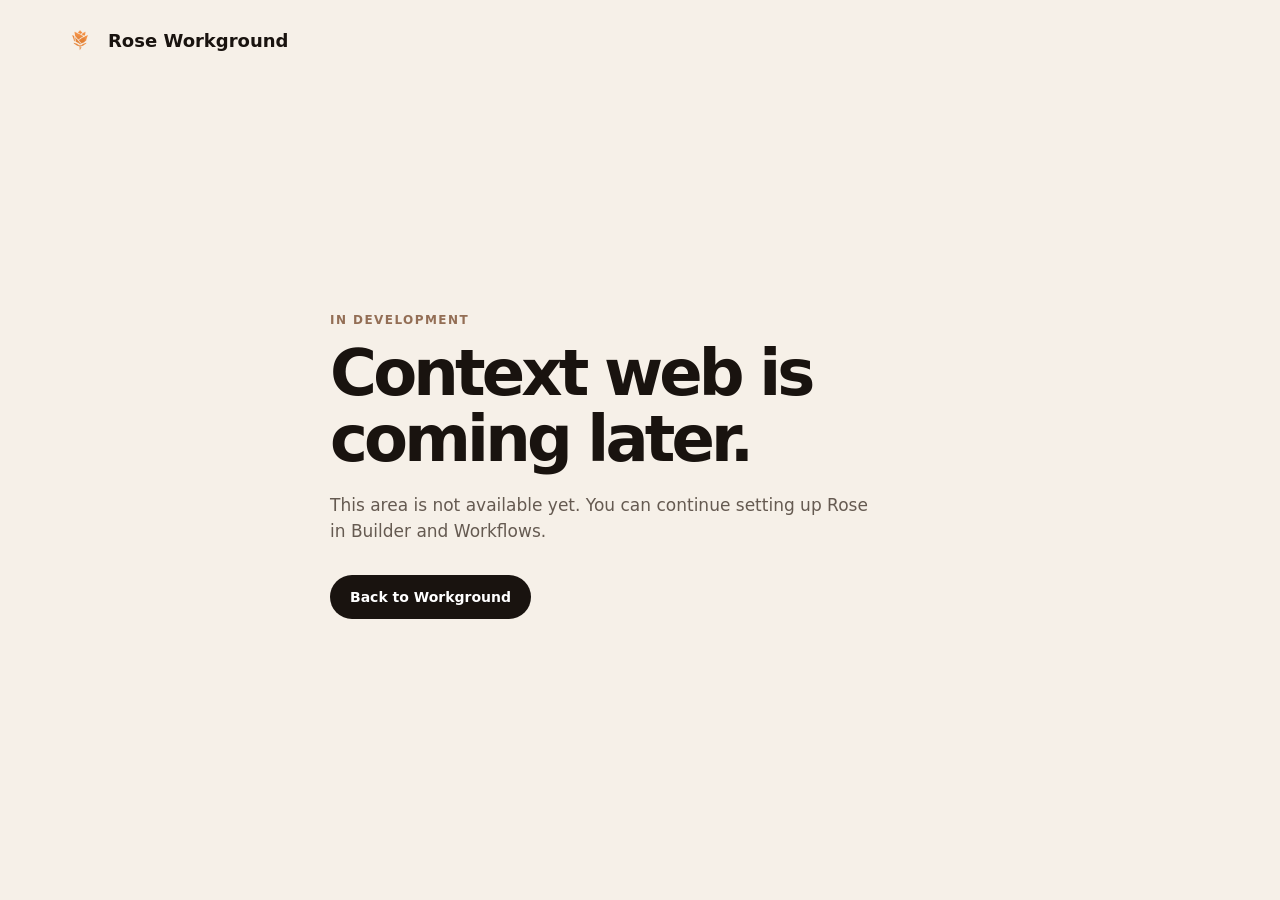
<file: workground/context.html>
<!doctype html>
<html lang="en">
<head>
  <meta charset="utf-8">
  <meta name="viewport" content="width=device-width,initial-scale=1">
  <meta name="theme-color" content="#f6f0e8">
  <title>Context web · Rose Workground</title>
  <style>
    :root{font-family:Inter,system-ui,-apple-system,BlinkMacSystemFont,"Segoe UI",sans-serif;color:#19130f;background:#f6f0e8}
    *{box-sizing:border-box}
    body{min-height:100vh;margin:0;display:grid;grid-template-rows:auto 1fr}
    header{display:flex;align-items:center;padding:24px clamp(24px,5vw,72px)}
    .brand{display:inline-flex;align-items:center;gap:12px;color:inherit;text-decoration:none;font-size:18px;font-weight:800}
    .brand img{width:32px;height:32px;object-fit:contain}
    main{width:min(620px,calc(100% - 48px));margin:auto;padding:48px 0 96px}
    .eyebrow{margin:0 0 14px;color:#936e55;font-size:12px;font-weight:800;letter-spacing:.12em;text-transform:uppercase}
    h1{margin:0;font-size:clamp(38px,7vw,64px);line-height:1.02;letter-spacing:-.06em}
    p{max-width:50ch;margin:20px 0 30px;color:#655a51;font-size:17px;line-height:1.55}
    .back{display:inline-flex;align-items:center;min-height:44px;padding:0 20px;border-radius:999px;background:#19130f;color:white;text-decoration:none;font-size:14px;font-weight:700}
    .back:focus-visible{outline:3px solid #ff5722;outline-offset:3px}
  </style>
</head>
<body>
  <header><a class="brand" href="./"><img src="logos/wildrose.png" alt="">Rose Workground</a></header>
  <main>
    <div class="eyebrow">In development</div>
    <h1>Context web is coming later.</h1>
    <p>This area is not available yet. You can continue setting up Rose in Builder and Workflows.</p>
    <a class="back" href="./">Back to Workground</a>
  </main>
</body>
</html>
</file>
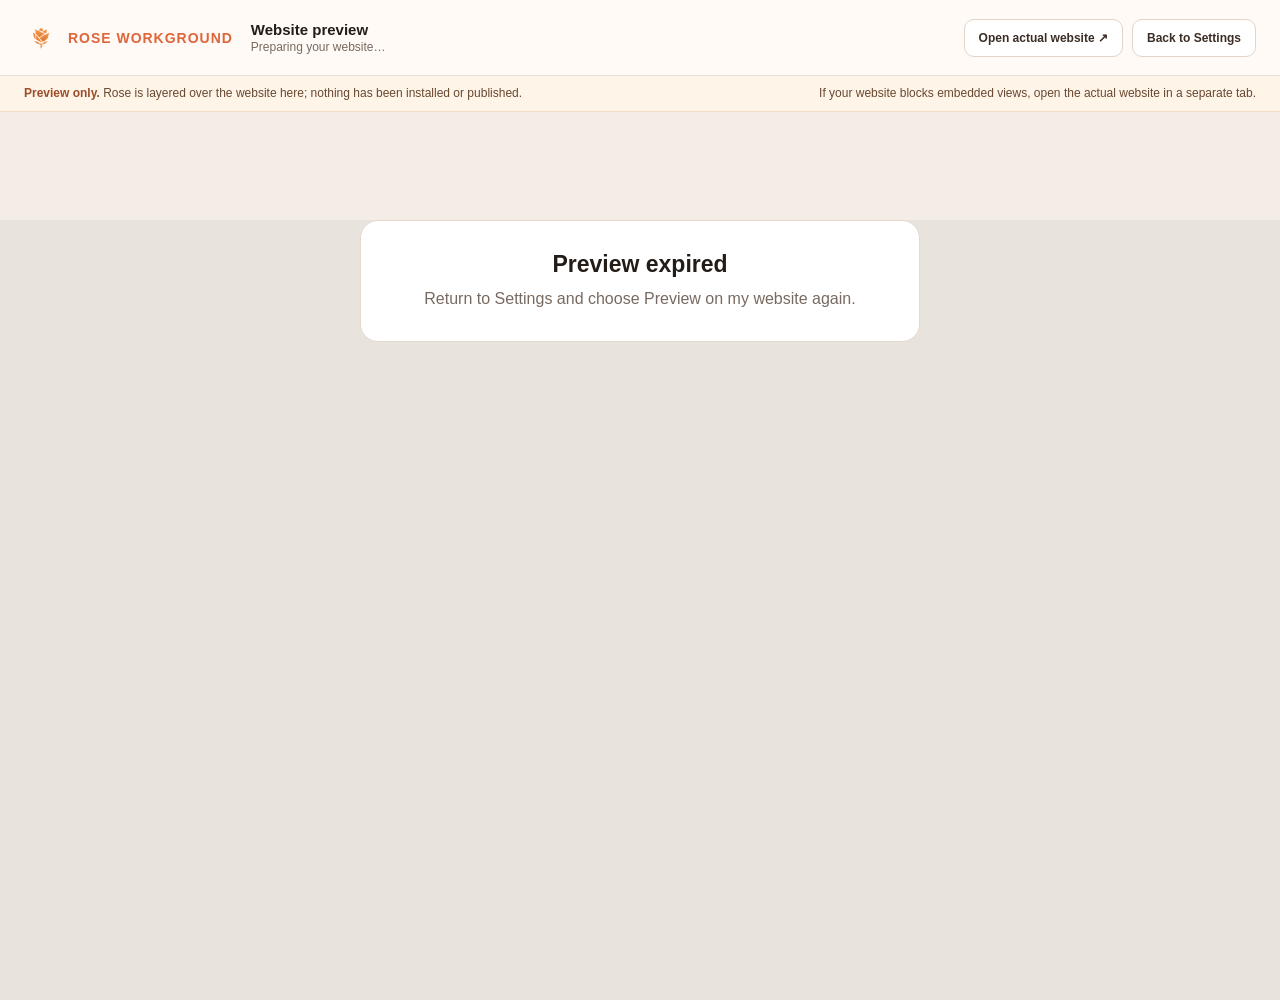
<file: workground/site-preview.html>
<!doctype html>
<html lang="en">
<head>
  <meta charset="utf-8">
  <meta name="viewport" content="width=device-width, initial-scale=1">
  <link rel="icon" type="image/png" href="logos/wildrose.png?v=rose-tab-20261013">
  <title>Rose on your website · Preview</title>
  <style>
    :root{font-family:Inter,ui-sans-serif,-apple-system,BlinkMacSystemFont,"Segoe UI",sans-serif;color:#241c17;background:#f4ede6}
    *{box-sizing:border-box}body{margin:0;min-height:100vh}button,a{font:inherit}
    .bar{display:flex;align-items:center;gap:18px;min-height:76px;padding:12px 24px;background:#fffaf5;border-bottom:1px solid #e8ddd3;box-shadow:0 3px 14px #3320150d}
    .brand{display:flex;align-items:center;gap:10px;white-space:nowrap;font-size:14px;font-weight:850;letter-spacing:.07em;text-transform:uppercase;color:#df653b}.brand img{width:34px;height:34px;object-fit:contain}
    .details{min-width:0;margin-right:auto}.details strong{display:block;font-size:15px}.details span{display:block;overflow:hidden;text-overflow:ellipsis;white-space:nowrap;color:#796a60;font-size:12px;margin-top:2px}
    .actions{display:flex;align-items:center;gap:9px;flex:none}.actions a{display:inline-flex;align-items:center;justify-content:center;min-height:38px;padding:0 14px;border:1px solid #e2d4c8;border-radius:10px;background:#fff;color:#3b2d25;text-decoration:none;font-size:12px;font-weight:750}.actions a:hover{background:#f8efe8}
    .notice{display:flex;align-items:center;justify-content:space-between;gap:12px;padding:9px 24px;background:#fff4e8;border-bottom:1px solid #f0ddc8;color:#674831;font-size:12px;line-height:1.45}.notice b{color:#9a4d28}
    .stage{position:relative;height:calc(100vh - 120px);min-height:530px;background:#e8e3dd}.stage iframe{display:block;width:100%;height:100%;border:0;background:#fff}
    .widget-layer{position:absolute;inset:0;pointer-events:none}.widget-layer .wr-ai{pointer-events:auto}
    .empty{max-width:560px;margin:12vh auto;padding:30px;border:1px solid #e5d9ce;border-radius:18px;background:#fff;text-align:center}.empty h1{margin:0 0 9px;font-size:23px}.empty p{margin:0;color:#786a60;line-height:1.5}
    @media(max-width:650px){.bar{flex-wrap:wrap;gap:10px;padding:12px 14px}.brand{font-size:12px}.details{order:3;flex-basis:100%}.actions{margin-left:auto}.actions a{min-height:34px;padding:0 10px;font-size:11px}.notice{padding:9px 14px}.stage{height:calc(100vh - 156px)}}
  </style>
</head>
<body>
  <header class="bar">
    <div class="brand"><img src="logos/wildrose.png" alt="">Rose Workground</div>
    <div class="details"><strong>Website preview</strong><span id="siteLabel">Preparing your website…</span></div>
    <div class="actions"><a id="openSite" href="#" target="_blank" rel="noopener noreferrer" hidden>Open actual website ↗</a><a href="./?section=Settings">Back to Settings</a></div>
  </header>
  <div class="notice"><span><b>Preview only.</b> Rose is layered over the website here; nothing has been installed or published.</span><span id="frameHint">If your website blocks embedded views, open the actual website in a separate tab.</span></div>
  <main class="stage" id="stage"></main>
  <script>
    (()=>{
      const id=new URLSearchParams(location.search).get('preview')||'';
      const key='roseSitePreview:'+id;
      let payload=null;
      if(/^[\w-]{20,80}$/.test(id)){try{payload=JSON.parse(localStorage.getItem(key)||'null');localStorage.removeItem(key)}catch{}}
      let website;
      try{website=new URL(payload?.website||'');if(!/^https?:$/.test(website.protocol)||website.username||website.password||Date.now()-payload.createdAt>300000)throw Error('Invalid preview')}catch{document.getElementById('stage').innerHTML='<div class="empty"><h1>Preview expired</h1><p>Return to Settings and choose Preview on my website again.</p></div>';return}
      const stage=document.getElementById('stage');
      document.getElementById('siteLabel').textContent=website.href;
      const open=document.getElementById('openSite');open.href=website.href;open.hidden=false;
      const frame=document.createElement('iframe');frame.title='Your website';frame.referrerPolicy='no-referrer';frame.sandbox=website.origin===location.origin?'allow-scripts allow-forms allow-popups':'allow-scripts allow-same-origin allow-forms allow-popups';frame.src=website.href;stage.appendChild(frame);
      const layer=document.createElement('div');layer.id='rose-workground-widget';layer.className='widget-layer';stage.appendChild(layer);
      const config=payload.config||{},appearance=config.appearance||{},identity=payload.identity||{};
      const script=document.createElement('script');script.src='https://wildroseautomations.ca/wildrose-widget-sandbox.js?v=retell-v3-20261109';
      script.dataset.apiBase='https://wildrose-widget.wildeautomations.com';script.dataset.loadPublished='false';script.dataset.mount='#rose-workground-widget';script.dataset.contained='true';
      script.dataset.businessId=identity.businessId||'preview';script.dataset.businessName=identity.businessName||config.settings?.businessName||website.hostname;script.dataset.ownerEmail=identity.ownerEmail||'';script.dataset.website=website.href;
      script.dataset.title=appearance.assistantName||'Rose';script.dataset.accent=appearance.brandPrimary||'#ff5722';
      script.addEventListener('load',()=>{window.__roseWorkgroundSetIdentity?.(identity);window.__roseWorkgroundApplyConfig?.(config)});
      script.addEventListener('error',()=>{document.getElementById('frameHint').textContent='Rose could not load. Return to Settings and try again.'});
      document.body.appendChild(script);
    })();
  </script>
</body>
</html>
</file>
<file: auth-reference.css>
/* Rose Workground sign-in, shared by the public page and the account gate. */
body:has(.layout),
.auth-gate { background: #f3e9de; }

.layout,
.auth-experience {
  width: min(1300px, 100%);
  min-height: min(760px, calc(100dvh - 64px));
  grid-template-columns: minmax(0, 1.12fr) minmax(0, .88fr);
  border: 1px solid #e6d8cc;
  border-radius: 24px;
  box-shadow: 0 28px 85px rgba(62, 32, 17, .13);
}

.story,
.auth-story {
  position: relative;
  isolation: isolate;
  overflow: hidden;
  display: flex;
  flex-direction: column;
  justify-content: flex-start;
  gap: 0;
  padding: clamp(38px, 5vw, 70px);
  background: radial-gradient(ellipse at 102% 91%, #4f210f 0, #29180f 31%, #140e0b 70%);
  color: #fff9f4;
}
.story::before,
.auth-story::before {
  content: "";
  position: absolute;
  inset: auto -85% -72% auto;
  width: 125%;
  height: auto;
  aspect-ratio: 1;
  border: 1px solid rgba(255, 119, 55, .7);
  border-radius: 50%;
  background: radial-gradient(circle at 30% 18%, rgba(255, 88, 31, .21), transparent 51%);
  box-shadow: 0 0 30px rgba(255, 97, 35, .55), 0 0 105px rgba(255, 97, 35, .23), inset 0 0 45px rgba(255, 93, 34, .13);
  pointer-events: none;
  z-index: 0;
}
.story::after,
.auth-story::after {
  content: "";
  position: absolute;
  display: block;
  right: -69%;
  bottom: -91%;
  width: 113%;
  aspect-ratio: 1;
  border: 1px solid rgba(255, 147, 93, .18);
  border-radius: 50%;
  box-shadow: 0 0 0 95px rgba(255, 119, 55, .025);
  pointer-events: none;
  z-index: 0;
}
.story > *,
.auth-story > * { position: relative; z-index: 1; }
.brand,
.auth-brand { min-height: 44px; display: flex; align-items: center; color: #ff783b; font-size: 15px; font-weight: 800; letter-spacing: .16em; line-height: 1; text-transform: uppercase; }
.story-copy,
.auth-story-copy { margin: clamp(42px, 6vh, 76px) 0 0; max-width: 560px; }
.eyebrow,
.auth-eyebrow { display: none; }
.story h1,
.auth-story-copy h2 { font: 600 clamp(48px, 4.9vw, 70px)/.99 Georgia, "Times New Roman", serif; letter-spacing: -.055em; }
.story h1 em,
.auth-story-copy h2 em { color: #ff682e; font-weight: 500; }
.story-copy p:last-child,
.auth-story-copy > p:last-child { max-width: 390px; margin: 23px 0 0; color: #d2c4bb; font-size: 17px; line-height: 1.48; }
.rose-benefits { display: grid; gap: 17px; margin-top: 40px; padding-top: 26px; max-width: 410px; border-top: 1px solid rgba(255, 255, 255, .16); }
.rose-benefit { display: grid; grid-template-columns: 48px 1fr; align-items: center; gap: 15px; }
.rose-benefit-icon { width: 48px; height: 48px; display: grid; place-items: center; border-radius: 13px; background: rgba(255, 107, 43, .10); color: #ff742e; }
.rose-benefit-icon svg { width: 25px; height: 25px; fill: none; stroke: currentColor; stroke-width: 1.8; stroke-linecap: round; stroke-linejoin: round; }
.rose-benefit b { display: block; color: #fff9f4; font-size: 14px; line-height: 1.2; }
.rose-benefit small { display: block; margin-top: 3px; color: #a99d96; font-size: 12px; line-height: 1.3; }

.panel,
.auth-card { padding: clamp(40px, 6vw, 90px); background: #fffaf4; }
.panel form,
.auth-card-inner { max-width: 405px; }
.form-eyebrow,
.auth-form-eyebrow { display: none; }
.panel h2,
.auth-card h1 { font: 400 clamp(38px, 3.3vw, 47px)/1.03 Georgia, "Times New Roman", serif; letter-spacing: -.055em; }
.intro,
.auth-card-inner > p:not(.auth-form-eyebrow) { max-width: 360px; margin: 13px 0 25px; color: #6d665f; font-size: 14px; line-height: 1.45; }
.field label,
.auth-card label { color: #302a25; font-size: 13px; font-weight: 720; }
.field input,
.auth-card input { height: 49px; border-color: #dfd0c3; border-radius: 9px; background: #fffaf6; }
.field input::placeholder,
.auth-card input::placeholder { color: #a99e95; }
.field input:focus,
.auth-card input:focus { border-color: #f07840; box-shadow: 0 0 0 3px rgba(255, 103, 44, .12); }
.reveal,
.auth-reveal { background: transparent; color: #695d54; }
.submit,
.auth-card .account-submit { height: 51px; border-radius: 9px; background: #ff5722; color: #fff; box-shadow: 0 8px 18px rgba(255, 87, 34, .13); }
.submit:hover,
.auth-card .account-submit:hover { background: #e74e1d; }
.help,
.auth-card-foot { color: #796f67; }
.help a,
.switch-mode,
.auth-card-foot a { color: #cf4e22; }
.divider { background: #e7dcd2; }
.auth-card-foot { justify-content: flex-start; }
.help { font-size: 13px; }
.help .switch-mode { font-size: inherit; }
.field input:-webkit-autofill { -webkit-text-fill-color: #211813; -webkit-box-shadow: 0 0 0 1000px #fffaf6 inset; box-shadow: 0 0 0 1000px #fffaf6 inset; }
.payment-state { margin: -5px 0 4px; padding: 12px 14px; border: 1px solid #ead9c8; border-radius: 9px; background: #f9f2e9; color: #75583e; font-size: 13px; line-height: 1.45; }
.payment-state.verified { border-color: #c9dfce; background: #edf7ee; color: #315e3c; font-weight: 730; }
.payment-state[hidden], .invite-verified[hidden] { display: none; }

.invite-sent { display: none; width: 100%; max-width: 405px; margin: auto; }
.signup-mode.link-sent .signup { display: none; }
.signup-mode.link-sent:not(.show-login) .invite-sent { display: grid; align-content: center; }
.invite-mark { display: grid; place-items: center; width: 62px; height: 62px; margin-bottom: 25px; border: 1px solid #f5c2aa; border-radius: 17px; background: #fff0e7; color: #df5928; }
.invite-mark svg { width: 36px; height: 36px; }
.invite-kicker { margin: 0 0 9px; color: #c34e24; font-size: 11px; font-weight: 800; letter-spacing: .16em; text-transform: uppercase; }
.invite-verified { width: fit-content; margin: 0 0 15px; padding: 8px 11px; border: 1px solid #c9dfce; border-radius: 999px; background: #edf7ee; color: #315e3c; font-size: 12px; font-weight: 750; }
.invite-description { margin: 17px 0 12px; color: #6d665f; font-size: 15px; line-height: 1.55; }
.invite-email { width: fit-content; max-width: 100%; margin: 0 0 30px; padding: 10px 14px; overflow-wrap: anywhere; border: 1px solid #e7d9ce; border-radius: 8px; background: #f9f2ec; color: #2d231e; font-size: 14px; font-weight: 700; }
.signup-mode.link-sent.unlinked .invite-email { margin-bottom: 10px; }
.invite-next { display: grid; grid-template-columns: 30px 1fr; gap: 11px; padding: 16px 0; border-top: 1px solid #e9ded5; }
.invite-next[hidden] { display: none; }
.invite-next-number { padding-top: 2px; color: #e2602f; font-size: 12px; font-weight: 800; letter-spacing: .06em; }
.invite-next b { display: block; color: #30241f; font-size: 14px; }
.invite-next small { display: block; margin-top: 4px; color: #786d65; font-size: 13px; line-height: 1.45; }
.invite-fine { margin: 13px 0 0; color: #796e66; font-size: 12px; line-height: 1.5; }
.invite-edit { width: 100%; height: 49px; margin-top: 25px; border: 1px solid #dbc9bc; border-radius: 9px; background: transparent; color: #493329; font-size: 13px; font-weight: 750; }
.invite-edit:hover { border-color: #d36e45; color: #b34721; }
.invite-edit span { margin-left: 5px; }
.invite-sent .help { margin-top: 21px; }

@media (max-width: 900px) {
  .layout,
  .auth-experience { grid-template-columns: minmax(0, 1fr) minmax(0, 1fr); }
  .story,
  .auth-story { padding: 40px; }
  .panel,
  .auth-card { padding: 40px; }
  .story h1,
  .auth-story-copy h2 { font-size: 49px; }
  .rose-benefits { gap: 12px; margin-top: 28px; }
}
@media (max-width: 760px) {
  body:has(.layout),
  .auth-gate { background: #fffaf4; }
  .layout,
  .auth-experience { width: 100%; min-height: 100dvh; display: flex; flex-direction: column; border: 0; border-radius: 0; box-shadow: none; }
  .story,
  .auth-story { min-height: 0; padding: 25px 25px 29px; }
  .story::before,
  .auth-story::before { display: none; }
  .story::after,
  .auth-story::after { display: none; }
  .story-copy,
  .auth-story-copy { margin: 26px 0 0; }
  .story h1,
  .auth-story-copy h2 { font-size: clamp(34px, 8vw, 46px); }
  .story-copy p:last-child,
  .auth-story-copy > p:last-child { display: block; max-width: 340px; margin-top: 11px; font-size: 13px; }
  .rose-benefits { display: none; }
  .panel,
  .auth-card { flex: 1; padding: 35px 25px 50px; }
  .panel h2,
  .auth-card h1 { font-size: 37px; }
}

/* auth gate contour rose, matches the sign-in page */
.auth-story{background:#17100d url("[data-uri]") center 36%/cover no-repeat}
.auth-story>*{display:none!important}
</file>
